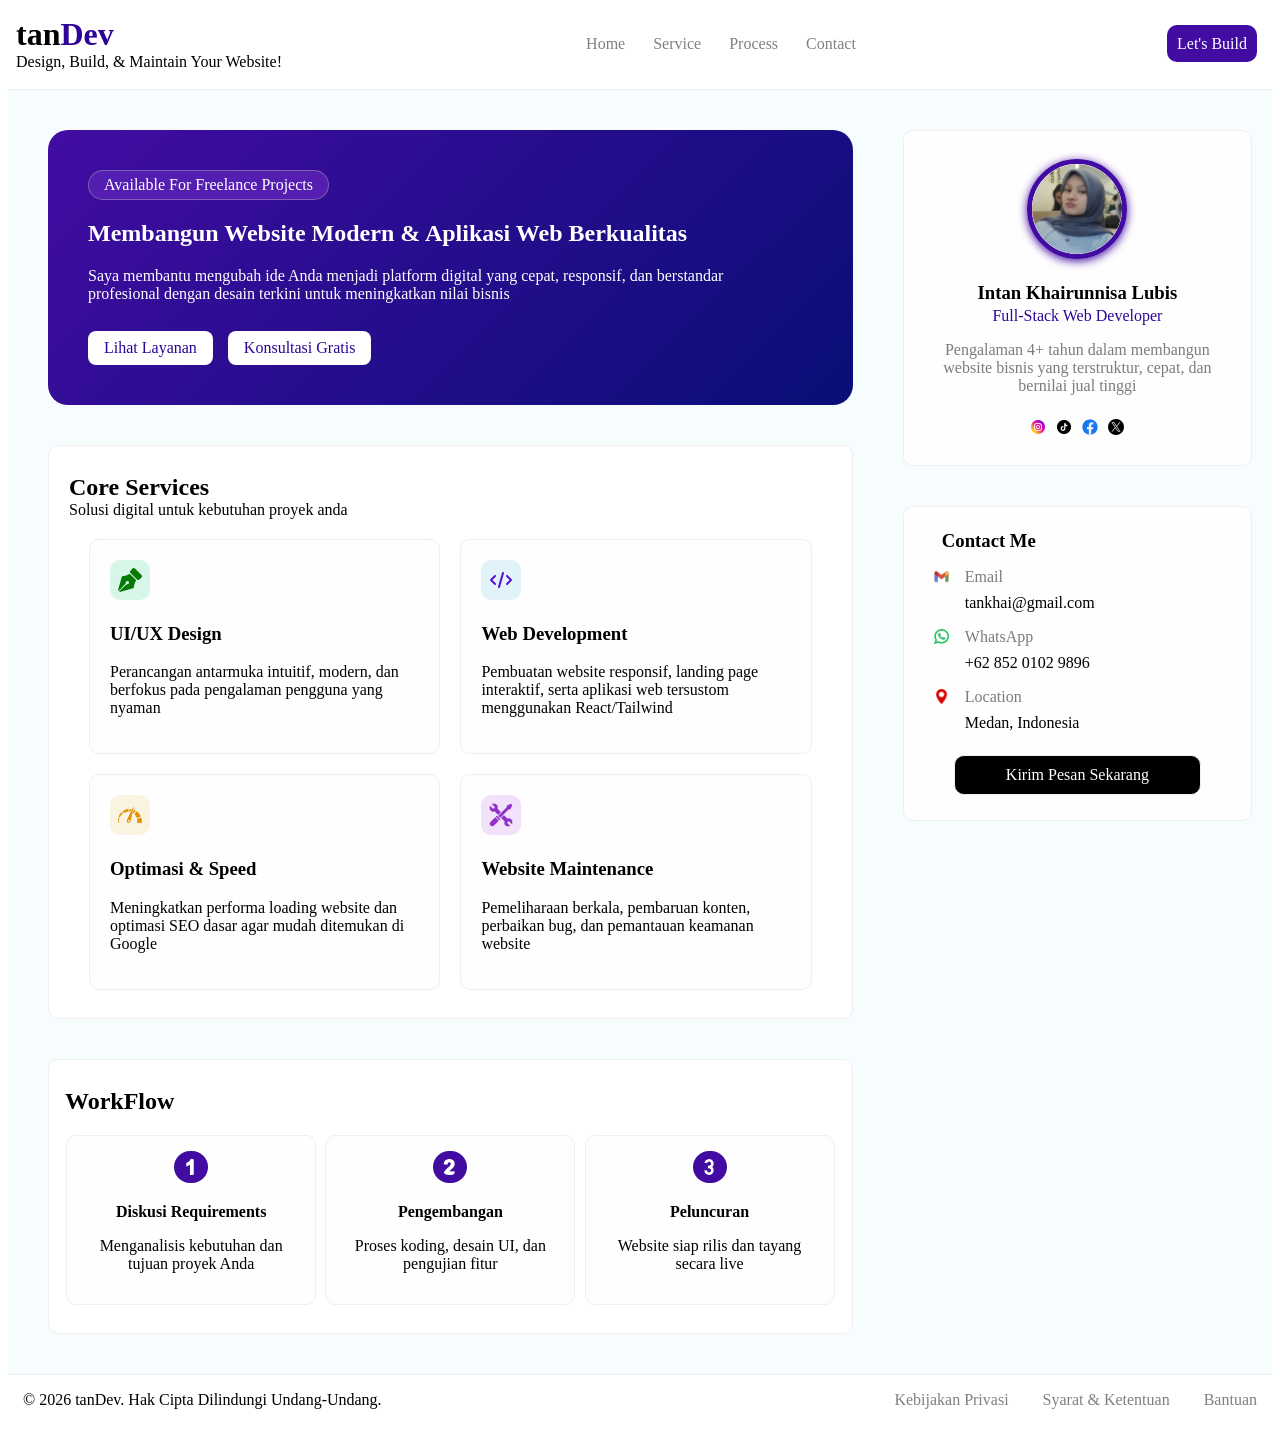
<file: index.html>
<!DOCTYPE html>
<html lang="en">

<head>
    <meta charset="UTF-8">
    <meta name="viewport" content="width=device-width, initial-scale=1.0">
    <link rel="stylesheet" href="index.css">
    <title> tan's portofolio </title>

    <style>
        @media(max-width : 768px) {
            .kontainer {
                flex-wrap: wrap;
                width: 95%;
                justify-content: space-evenly;
            }

            .footer {
                font-size: 14px;
            }

            .kotak-isip {
                margin: 0 10px;
                padding: 0 10px;
                padding-top: 10px;
            }

            .kotak-self {
                font-size: 13px;
                padding: 20px 10px;
            }

            .kotak-kontak {
                font-size: 14px;
                padding: 20px 15px;
            }

            .pesan {
                font-size: 14px;
                margin: 8px 0;
                padding: 8px 0;
            }

        }

        @media(max-width: 425px) {
            .kontainer {
                flex-direction: column;
            }
        }
    </style>

</head>

<body>
    <div class="kontainer">

        <div class="header">

            <div class="judul-slogan">
                <h1 id="beranda"> tan<span class="warnaspan">Dev</span> </h1>
                <p class="slogan"> Design, Build, & Maintain Your Website! </p>
            </div>

            <div class="menu">
                <a href="#beranda"> Home </a>
                <a href="#layanan"> Service </a>
                <a href="#proses"> Process </a>
                <a href="#kontak"> Contact </a>
            </div>
            <div class="build">
                <a href="#kontak" class="tombol-build"> Let's Build </a>
            </div>

        </div>
        <hr class="garis">


        <div class="left-right">
            <div class="left">
                <div class="kotak-awal">

                    <p class="kata"> Available For Freelance Projects </p>

                    <h2> Membangun Website Modern & Aplikasi Web Berkualitas </h2>

                    <p class="ket"> Saya membantu mengubah ide Anda menjadi platform digital yang cepat, responsif, dan
                        berstandar
                        profesional dengan desain terkini untuk meningkatkan nilai bisnis </p>

                    <div class="link-kot">
                        <a class="link-kotak" href="#layanan"> Lihat Layanan </a>
                        <a class="link-kotak" href="#proses"> Konsultasi Gratis </a>
                    </div>
                </div>

                <div class="kotak-core">
                    <h2 id="layanan"> Core Services </h2>
                    <p class="cores-word"> Solusi digital untuk kebutuhan proyek anda </p>
                    <div class="isic">
                        <div class="kotak-isic">

                            <img class="img-isic1" src="Multimedia/pen-tool (1).png" alt="">
                            <h3> UI/UX Design </h3>
                            <p> Perancangan antarmuka intuitif, modern, dan berfokus pada pengalaman pengguna yang
                                nyaman </p>
                        </div>
                        <div class="kotak-isic">
                            <img class="img-isic2" src="Multimedia/code (3).png" alt="">
                            <h3> Web Development </h3>
                            <p> Pembuatan website responsif, landing page interaktif, serta aplikasi web tersustom
                                menggunakan
                                React/Tailwind </p>
                        </div>
                        <div class="kotak-isic">
                            <img class="img-isic3" src="Multimedia/speedometer.png" alt="">
                            <h3> Optimasi & Speed </h3>
                            <p> Meningkatkan performa loading website dan optimasi SEO dasar agar mudah ditemukan di
                                Google </p>
                        </div>
                        <div class="kotak-isic">
                            <img class="img-isic4" src="Multimedia/maintenance.png" alt="">
                            <h3> Website Maintenance </h3>
                            <p> Pemeliharaan berkala, pembaruan konten, perbaikan bug, dan pemantauan keamanan website
                            </p>
                        </div>
                    </div>
                </div>

                <div class="kotak-proses">
                    <h2 id="proses"> WorkFlow </h2>
                    <div class="isip">
                        <div class="kotak-isip">
                            <img class="img-isip" src="Multimedia/one.png" alt="">
                            <p class="judul-isip"> Diskusi Requirements </p>
                            <p> Menganalisis kebutuhan dan tujuan proyek Anda </p>
                        </div>
                        <div class="kotak-isip">
                            <img class="img-isip" src="Multimedia/two.png" alt="">
                            <p class="judul-isip"> Pengembangan </p>
                            <p> Proses koding, desain UI, dan pengujian fitur </p>
                        </div>
                        <div class="kotak-isip">
                            <img class="img-isip" src="Multimedia/3.png" alt="">
                            <p class="judul-isip"> Peluncuran </p>
                            <p> Website siap rilis dan tayang secara live </p>
                        </div>
                    </div>
                </div>
            </div>

            <div class="right">

                <div class="kotak-self">
                    <img class="img-self" src="Multimedia/utk web.jpeg" alt="">

                    <h3 class="tan-k"> Intan Khairunnisa Lubis </h3>

                    <p class="fuls-dev"> Full-Stack Web Developer</p>
                    <p class="desk-self"> Pengalaman 4+ tahun dalam membangun website bisnis yang terstruktur, cepat,
                        dan bernilai jual
                        tinggi </p>

                    <div class="img-sosmed">
                        <img src="Multimedia/instagram (1).png" alt="">
                        <img src="Multimedia/tik-tok.png" alt="">
                        <img src="Multimedia/communication (1).png" alt="">
                        <img src="Multimedia/twitter.png" alt="">
                    </div>
                </div>

                <div class="kotak-kontak">
                    <h3 id="kontak"> Contact Me </h3>
                    <div class="baris-email">
                        <img class="img-email" src="Multimedia/communication.png" alt="">
                        <div class="teks-email">
                            <p class="label-ewl"> Email </p>

                            <p> tankhai@gmail.com </p>
                        </div>
                    </div>

                    <div class="baris-wa">
                        <img class="img-wa" src="Multimedia/whatsapp copy.png" alt="">
                        <div class="teks-wa">
                            <p class="label-ewl"> WhatsApp </p>
                            <p> +62 852 0102 9896</p>
                        </div>
                    </div>

                    <div class="baris-lokasi">
                        <img class="img-lokasi" src="Multimedia/maps-and-flags.png" alt="">
                        <div class="teks-lokasi">
                            <p class="label-ewl"> Location </p>
                            <p> Medan, Indonesia </p>
                        </div>
                    </div>

                    <a class="pesan" href="#"> Kirim Pesan Sekarang </a>
                </div>
            </div>
        </div>
        <hr class="garis">
        <div class="footer">
            <p> © 2026 tanDev. Hak Cipta Dilindungi Undang-Undang.</p>
            <div class="link-footer">
                <a href="#"> Kebijakan Privasi </a>
                <a href="#"> Syarat & Ketentuan </a>
                <a href="#"> Bantuan </a>
            </div>
        </div>
    </div>
</body>

</html>
</file>
<file: index.css>
* {
    box-sizing: border-box;
}

.kontainer {
    width: 100%;
    margin: auto;
    display: flex;
    flex-direction: column;
}

.header {
    background-color: white;
    display: flex;
    align-items: center;
    justify-content: space-between;
    padding-bottom: 10px;
}

.left {
    width: 70%;
    background-color: rgb(247, 252, 254);
}

.right {
    width: 30%;
    background-color: rgb(247, 252, 254);

}

.footer {
    background-color: white;
    display: flex;
    align-items: center;
    justify-content: space-between;

}

.judul-slogan {
    padding: 8px;
}

.warnaspan {
    color: rgb(46, 4, 152);
}

#beranda {
    margin: 0;
}

.slogan {
    margin: 0;
}

.menu a {
    margin: 0 12px;
    text-decoration: none;
    color: grey;
    font-weight: 500;
    transition: color 0.10s ease;
}

.menu a:hover {
    color: rgb(46, 4, 152);
}

.tombol-build {
    background-color: rgb(66, 12, 162);
    color: white;
    padding: 10px;
    border-radius: 10px;
    text-decoration: none;
    margin: 15px;
    transition: all 0.1s ease;
}

.tombol-build:hover {
    box-shadow: 0 1px 6px rgb(3, 20, 106);
    background-color: rgb(46, 4, 152);
}

.left-right {
    display: flex;

}

.kotak-awal {
    color: white;
    border-radius: 20px;
    padding: 40px;
    margin: 40px;
    text-align: left;
    display: flex;
    flex-direction: column;
    background: linear-gradient(135deg, rgb(66, 12, 162) 0%, #080e77 100%);
    align-items: flex-start;
    gap: 20px;
}

.kotak-awal h1,
.kotak-awal h2,
.kotak-awal p {
    margin: 0;
    text-align: left;
}


.kotak-awal .link-kotak {
    margin: 0;
}

.link-kotak:hover {
    background-color: #edecee;
}

.ket {
    padding: 0 75px 0 0;
    padding-bottom: 8px;
}

.kata {
    background-color: rgb(84, 30, 177);
    border-radius: 20px;
    padding: 5px 15px;
    color: white;
    margin: 0;
    border: 0.5px solid rgba(183, 183, 183, 0.426);
}

.link-kotak {
    text-decoration: none;
    background-color: white;
    color: rgb(46, 4, 152);
    padding: 8px 16px;
    margin: 0;
    border-radius: 8px;
}

.link-kot {
    display: flex;
    gap: 15px;
    align-items: center;
}

.kotak-core {
    border-radius: 10px;
    background-color: white;
    margin: 0 40px 40px;
    padding: 8px 20px;
    border: 1px solid rgb(238, 240, 236);
}

#layanan {
    margin-bottom: 0;
}

.cores-word {
    margin-top: 0;
}

.isic {
    display: flex;
    gap: 20px;
    flex-wrap: wrap;
    margin: 20px;

}

.kotak-isic {
    padding: 20px;
    background-color: rgb(255, 254, 254);
    border: 1px solid rgb(238, 240, 236);
    border-radius: 10px;
    flex: 0 0 calc(50% - 10px);
    transition: all 0.3s ease;
}

.kotak-isic:hover {
    transform: translateY(-6px);
    border-color: #923be3;
    background-color: #f5f3f7;
    box-shadow: 0 12px 24px rgba(59, 69, 227, 0.08);
}

.kotak-proses {
    background-color: white;
    border: 1px solid rgb(238, 240, 236);
    border-radius: 10px;
    padding: 8px;
    margin: 40px;
}

.isip {
    display: flex;
    justify-content: space-evenly;
    margin-bottom: 20px;

}

.kotak-isip {
    padding: 15px;
    border: 1px solid rgb(238, 240, 236);
    border-radius: 10px;
    background-color: rgb(255, 254, 254);
    align-items: center;
    text-align: center;
    width: 100%;
    max-width: 250px;

}

.judul-isip {
    font-weight: bold;
}

#proses {
    padding: 0 0 0 8px;
}

.kotak-self {
    padding: 28px 25px 30px;
    border: 1px solid rgb(238, 240, 236);
    border-radius: 10px;
    margin: 40px 20px 20px 10px;
    background-color: rgb(255, 254, 254);
    text-align: center;

}

.img-sosmed {
    display: flex;
    justify-content: center;
    gap: 10px;
}

.desk-self {
    color: rgb(124, 124, 124);
    padding-bottom: 8px;
}

.kotak-kontak {
    padding: 15px 30px 10px;
    border: 1px solid rgb(238, 240, 236);
    border-radius: 10px;
    margin: 40px 20px 20px 10px;
    background-color: rgb(255, 254, 254);
    display: flex;
    flex-direction: column;
}

.kotak-kontak h3,
.kotak-kontak p {
    margin: 8px;
}

.pesan {
    padding: 10px;
    border: 1px solid rgb(238, 240, 236);
    border-radius: 10px;
    margin: 20px;
    background-color: black;
    display: inline-block;
    margin-top: 15px;
    margin-bottom: 15px;
    text-align: center;
    color: white;
    text-decoration: none;
}

.pesan:hover {
    background-color: rgb(42, 42, 42);
}

.link-footer a {
    text-decoration: none;
    margin: 15px;
    color: grey;
    font-weight: 500;
    transition: color 0.10s ease;
}

.link-footer a:hover {
    color: rgb(46, 4, 152);
}


.footer p {
    margin-left: 15px;
}

.img-isic1 {
    background-color: #d7f6e7;
    padding: 8px;
    border-radius: 10px;
    display: inline-block;
    transition: background-color 0.5s ease;
}

.img-isic2 {
    background-color: rgb(225, 243, 249);
    border-radius: 10px;
    padding: 8px;
}

.img-isic3 {
    background-color: rgb(249, 244, 225);
    border-radius: 10px;
    padding: 8px;
}

.img-isic4 {
    background-color: rgb(241, 225, 249);
    border-radius: 10px;
    padding: 8px;
}

.img-isip {
    background-color: rgb(66, 12, 162);
    border-radius: 40px;
    padding: 8px 10px 8px 8px;
}

.img-self {
    width: 100px;
    height: 100px;
    border-radius: 50%;
    object-fit: cover;
    border: 5px solid rgb(66, 12, 162);
    box-shadow: 0 2px 10px rgb(66, 12, 162);
}

.baris-email {
    display: flex;
    align-items: flex-start;
    gap: 8px;
}

.img-email {
    width: 15px;
    height: 15px;
    object-fit: contain;
    margin-top: 9px;
}

.baris-wa {
    display: flex;
    align-items: flex-start;
    gap: 8px;
}

.img-wa {
    width: 15px;
    height: 15px;
    object-fit: contain;
    margin-top: 9px;
}

.baris-lokasi {
    display: flex;
    align-items: flex-start;
    gap: 8px;
}

.img-lokasi {
    width: 15px;
    height: 15px;
    object-fit: contain;
    margin-top: 9px;
}

.fuls-dev {
    color: rgb(46, 4, 152);
    margin-top: 0;
}

.tan-k {
    margin-bottom: 3px;
}

.label-ewl {
    color: rgb(124, 124, 124);
}

.garis {
    background-color: rgb(235, 235, 235);
    height: 1px;
    border: none;
    margin: 0;
}
</file>
